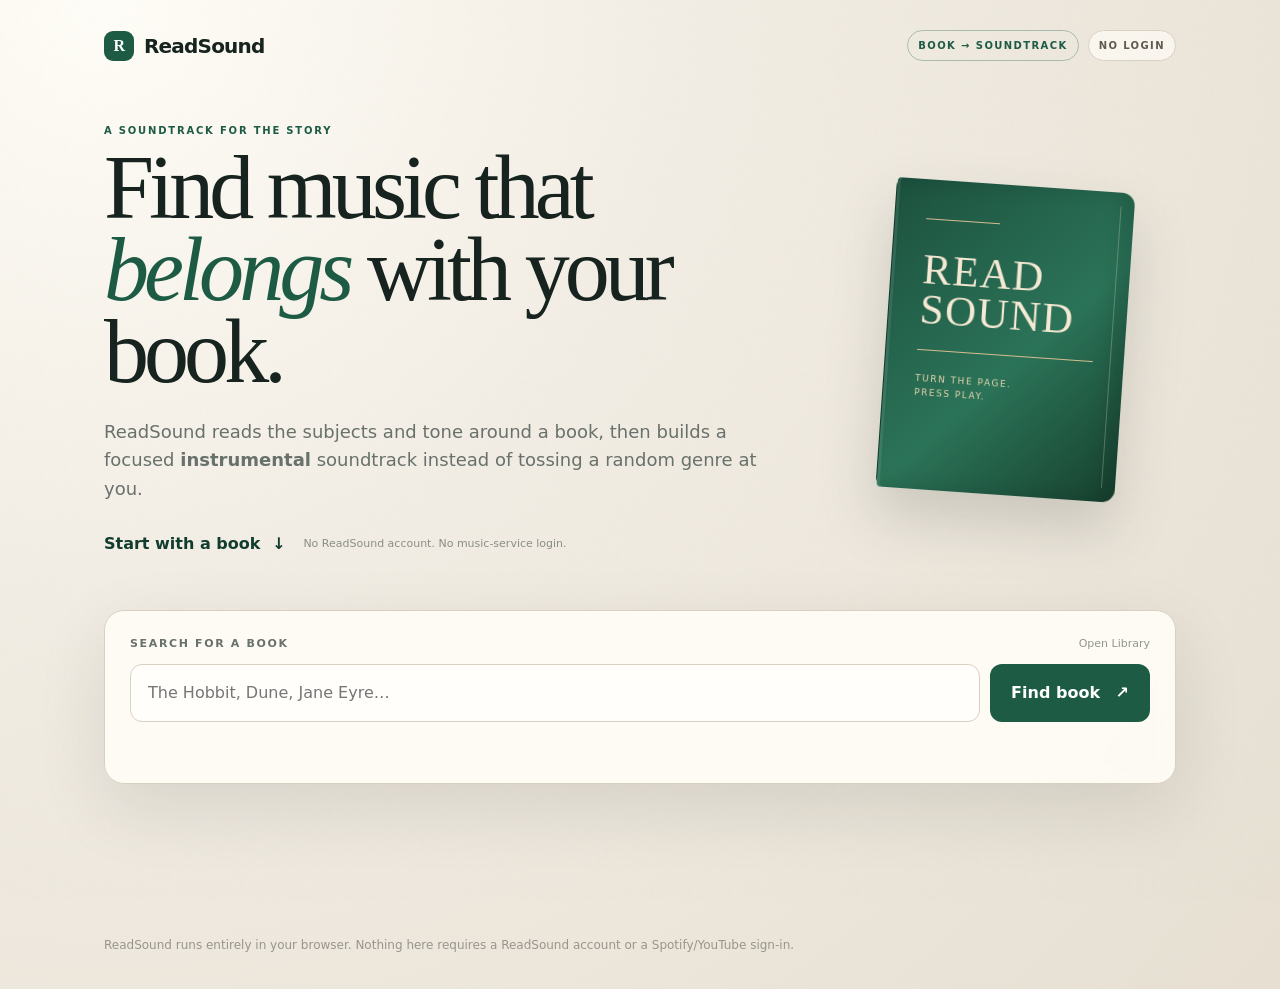
<file: index.html>
<!doctype html>
<html lang="en">
<head>
  <meta charset="utf-8">
  <meta name="viewport" content="width=device-width, initial-scale=1">
  <meta name="description" content="ReadSound creates an instrumental reading soundtrack from a book's themes and opens the matching music on YouTube without requiring a login.">
  <meta name="theme-color" content="#173b2f">
  <title>ReadSound — Your book. Your soundtrack.</title>
  <link rel="stylesheet" href="./styles.css?v=20260906d">
</head>
<body>
  <div class="grain" aria-hidden="true"></div>
  <main class="shell">
    <header class="topbar">
      <a class="brand" href="./" aria-label="ReadSound home"><span class="brand-mark">R</span>ReadSound</a>
      <div class="top-actions"><span class="badge">BOOK → SOUNDTRACK</span><span class="no-login-badge">NO LOGIN</span></div>
    </header>
    <section class="hero">
      <div class="hero-copy"><p class="eyebrow">A soundtrack for the story</p><h1>Find music that<br><em>belongs</em> with your book.</h1><p class="lede">ReadSound reads the subjects and tone around a book, then builds a focused <strong>instrumental</strong> soundtrack instead of tossing a random genre at you.</p><div class="hero-actions"><a class="text-link" href="#search">Start with a book <span>↓</span></a><span class="hero-micro">No ReadSound account. No music-service login.</span></div></div>
      <div class="book-hero" aria-label="Decorative book illustration" role="img"><div class="book-spine"></div><div class="book-cover"><div class="book-cover-line small"></div><div class="book-cover-title">READ<br>SOUND</div><div class="book-cover-line"></div><div class="book-cover-meta">TURN THE PAGE.<br>PRESS PLAY.</div></div></div>
    </section>
    <section id="search" class="search-card"><form id="search-form" autocomplete="off"><div class="search-label-row"><label for="book-search">Search for a book</label><span>Open Library</span></div><div class="search-row"><input id="book-search" name="q" type="search" placeholder="The Hobbit, Dune, Jane Eyre…" required><button type="submit">Find book <span>↗</span></button></div></form><div id="status" class="status" aria-live="polite"></div></section>
    <section id="results" class="results" hidden><div class="section-head"><div><p class="eyebrow">Choose your edition</p><h2>Books</h2></div><span id="result-count" class="muted"></span></div><div id="book-grid" class="book-grid"></div></section>
    <section id="soundtrack" class="soundtrack" hidden>
      <div class="section-head soundtrack-head"><div><p class="eyebrow">Your instrumental reading soundtrack</p><h2 id="selected-title">—</h2><p id="selected-meta" class="muted"></p></div><div class="soundtrack-actions"><button id="rebuild" class="ghost" type="button">Rebuild ↻</button><button id="youtube-export" class="youtube-export" type="button" disabled><span class="youtube-play">▶</span> Open YouTube queue</button></div></div>
      <div class="export-status" id="export-status" aria-live="polite"></div><div class="mood-strip" id="mood-strip"></div>
      <div class="player"><div class="now-art" id="now-art">♪</div><div class="now-info"><span class="now-label">NOW PREVIEWING · INSTRUMENTAL</span><strong id="now-track">Choose a track</strong><span id="now-artist">30-second sample</span></div><div class="player-controls"><button id="prev" class="icon-btn" type="button" aria-label="Previous track">‹</button><button id="play" class="play-btn" type="button" aria-label="Play preview">▶</button><button id="next" class="icon-btn" type="button" aria-label="Next track">›</button></div></div>
      <div class="track-heading"><span>Track</span><span>Why it fits</span><span></span></div><div id="tracks" class="tracks"></div><audio id="audio" preload="none"></audio><div id="playlist-result" class="playlist-result" hidden></div><p class="attribution">Book data and covers: Open Library. Music discovery and 30-second previews: iTunes Search. YouTube matching uses public search and does not require a visitor login.</p>
    </section>
  </main>
  <footer class="footer">ReadSound runs entirely in your browser. Nothing here requires a ReadSound account or a Spotify/YouTube sign-in.</footer>
  <script src="./config.js?v=20260906b"></script>
  <script src="./app.js?v=20260906d" defer></script>
</body>
</html>
</file>
<file: styles.css>
:root{--bg:#eee9df;--paper:#fffdf7;--paper-2:#f6f0e5;--ink:#17231e;--muted:#68716b;--line:#d8d0c2;--accent:#1d5b45;--accent-dark:#123c2e;--gold:#b88249;--shadow:0 24px 70px rgba(24,35,30,.11)}*{box-sizing:border-box}html{scroll-behavior:smooth}body{margin:0;background:radial-gradient(circle at 8% 0,#fffdf7 0,#f2ede4 38%,#e6dfd2 100%);color:var(--ink);font:16px/1.5 Inter,ui-sans-serif,system-ui,-apple-system,BlinkMacSystemFont,"Segoe UI",sans-serif;min-height:100vh}.grain{position:fixed;inset:0;pointer-events:none;opacity:.035;background-image:url("data:image/svg+xml,%3Csvg viewBox='0 0 180 180' xmlns='http://www.w3.org/2000/svg'%3E%3Cfilter id='n'%3E%3CfeTurbulence type='fractalNoise' baseFrequency='.85' numOctaves='3' stitchTiles='stitch'/%3E%3C/filter%3E%3Crect width='100%25' height='100%25' filter='url(%23n)' opacity='.55'/%3E%3C/svg%3E")}.shell{max-width:1120px;margin:auto;padding:26px 24px 90px;position:relative}.topbar{display:flex;justify-content:space-between;align-items:center;padding:4px 0 58px}.brand{display:flex;align-items:center;gap:10px;font-size:20px;font-weight:850;letter-spacing:-.04em;color:var(--ink);text-decoration:none}.brand-mark{display:grid;place-items:center;width:30px;height:30px;border-radius:9px;background:var(--accent);color:#fff;font:700 16px Georgia,serif}.top-actions{display:flex;align-items:center;gap:9px}.badge,.no-login-badge{font-size:10px;font-weight:850;letter-spacing:.14em;border-radius:999px;padding:7px 10px}.badge{color:var(--accent);border:1px solid #a9bbae}.no-login-badge{color:#5f5a50;border:1px solid var(--line);background:rgba(255,253,247,.7)}.hero{display:grid;grid-template-columns:minmax(0,1fr) 340px;gap:55px;align-items:center;margin:4px 0 54px}.eyebrow{margin:0 0 9px;text-transform:uppercase;font-size:10px;letter-spacing:.18em;font-weight:850;color:var(--accent)}h1,h2{font-family:Georgia,serif;letter-spacing:-.055em;margin:0}h1{font-size:clamp(50px,7.2vw,90px);line-height:.91;font-weight:500}h1 em{color:var(--accent);font-style:italic}.lede{max-width:670px;font-size:18px;line-height:1.6;color:var(--muted);margin:25px 0 0}.hero-actions{display:flex;align-items:center;gap:18px;margin-top:28px}.text-link{color:var(--accent-dark);font-weight:850;text-decoration:none}.text-link span{display:inline-block;margin-left:6px}.hero-micro{font-size:11px;color:#8a8d87}.book-hero{height:350px;position:relative;display:flex;align-items:center;justify-content:center;transform:rotate(4deg);filter:drop-shadow(0 28px 28px rgba(28,38,31,.16))}.book-cover{position:relative;width:238px;height:310px;border-radius:4px 13px 13px 4px;background:linear-gradient(135deg,#1c513e,#2b7358 56%,#17412f);color:#f5e9d4;padding:39px 31px;box-shadow:inset -13px 0 20px rgba(0,0,0,.12),inset 3px 0 rgba(255,255,255,.09)}.book-cover:after{content:"";position:absolute;right:13px;top:14px;bottom:14px;width:1px;background:rgba(255,245,224,.25)}.book-spine{position:absolute;width:24px;height:308px;background:#133b2c;transform:translateX(-108px);border-radius:8px 0 0 8px;box-shadow:inset -4px 0 8px rgba(0,0,0,.2)}.book-cover-line{height:1px;background:#d4bd8e;width:100%;margin:21px 0}.book-cover-line.small{width:42%;margin:0 0 30px}.book-cover-title{font:500 43px/.92 Georgia,serif;letter-spacing:.03em}.book-cover-meta{font-size:9px;letter-spacing:.17em;line-height:1.6;color:#e7d5ae}.search-card{background:rgba(255,253,247,.9);backdrop-filter:blur(8px);border:1px solid var(--line);box-shadow:var(--shadow);padding:25px;border-radius:20px;margin-bottom:62px}.search-label-row{display:flex;justify-content:space-between;align-items:center}.search-card label{font-size:11px;text-transform:uppercase;letter-spacing:.15em;font-weight:850;color:var(--muted)}.search-label-row span{font-size:11px;color:#92958e}.search-row{display:flex;gap:10px;margin-top:11px}.search-row input{min-width:0;flex:1;border:1px solid var(--line);background:#fffefa;border-radius:12px;padding:16px 17px;font:inherit;color:var(--ink);outline:none}.search-row input:focus{border-color:#88a998;box-shadow:0 0 0 4px rgba(29,91,69,.08)}button{font:inherit}.search-row button{border:0;background:var(--accent);color:#fff;border-radius:12px;padding:0 21px;font-weight:850;cursor:pointer}.search-row button:hover{background:var(--accent-dark)}.search-row button span{margin-left:10px}.status{min-height:24px;margin-top:12px;color:var(--muted);font-size:14px}.status.error{color:#9b4b32}.section-head{display:flex;justify-content:space-between;align-items:end;gap:22px;margin-bottom:20px}.section-head h2{font-size:40px}.muted{color:var(--muted)}.book-grid{display:grid;grid-template-columns:repeat(4,1fr);gap:17px}.book{background:var(--paper);border:1px solid var(--line);border-radius:16px;overflow:hidden;transition:transform .2s,box-shadow .2s,border-color .2s}.book:hover{transform:translateY(-4px);box-shadow:var(--shadow);border-color:#c2b9a9}.book button{display:block;width:100%;text-align:left;background:none;color:inherit;padding:0;border:0;cursor:pointer}.cover{aspect-ratio:2/3;background:#ded8ca;display:grid;place-items:center;overflow:hidden}.cover img{width:100%;height:100%;object-fit:cover}.cover-fallback{font:600 26px Georgia,serif;color:#6e6b62;text-align:center;padding:20px}.book-info{padding:14px}.book-title{font-weight:850;line-height:1.2}.book-author{font-size:13px;color:var(--muted);margin-top:5px;min-height:20px}.book-year{font-size:11px;color:#89877f;margin-top:10px;text-transform:uppercase;letter-spacing:.1em}.soundtrack{margin-top:72px;padding-top:10px}.soundtrack-head{align-items:center}.soundtrack-actions{display:flex;gap:9px;align-items:center;justify-content:flex-end}.ghost{background:transparent;border:1px solid var(--line);padding:10px 13px;border-radius:10px;color:var(--ink);font-weight:750;cursor:pointer}.ghost:hover{background:var(--paper)}.youtube-export{display:inline-flex;align-items:center;justify-content:center;gap:8px;border:0;border-radius:11px;background:#ff0033;color:#fff;padding:10px 14px;font-weight:850;cursor:pointer;white-space:nowrap}.youtube-play{font-size:11px}.youtube-export:disabled{opacity:.45;cursor:not-allowed}.export-status{min-height:22px;color:var(--muted);font-size:13px;margin:-5px 0 4px}.mood-strip{display:flex;gap:8px;flex-wrap:wrap;margin:16px 0 20px}.mood{font-size:11px;font-weight:750;background:#e3eee8;color:var(--accent);padding:7px 10px;border-radius:999px}.player{display:grid;grid-template-columns:62px minmax(0,1fr) max-content;gap:16px;align-items:center;background:#1c241f;color:#fff;border-radius:18px;padding:14px 16px;margin-bottom:18px;box-shadow:var(--shadow);min-width:0}.now-art{width:62px;height:62px;border-radius:12px;background:#35584a;display:grid;place-items:center;font-size:26px;overflow:hidden;flex:0 0 62px}.now-info{display:flex;min-width:0;flex-direction:column;overflow:hidden}.now-label{font-size:9px;letter-spacing:.15em;color:#aeb7b1;font-weight:850}.now-info strong{font-size:16px;white-space:nowrap;overflow:hidden;text-overflow:ellipsis}.now-info span:last-child{color:#aeb7b1;font-size:13px;white-space:nowrap;overflow:hidden;text-overflow:ellipsis}.player-controls{display:flex;gap:8px;align-items:center;flex:0 0 auto}.icon-btn,.play-btn{border:0;color:#fff;background:#35403a;width:40px;height:40px;min-width:40px;min-height:40px;border-radius:50%;cursor:pointer;display:grid;place-items:center}.play-btn{background:#f4f0e8;color:#1f241f;font-weight:900}.track-heading{display:grid;grid-template-columns:42px minmax(0,1fr) auto;gap:14px;padding:0 4px 9px;color:#97958d;text-transform:uppercase;letter-spacing:.12em;font-size:9px;font-weight:850}.track-heading span:first-child{grid-column:1/3}.track-heading span:nth-child(2){grid-column:3;text-align:right}.tracks{border-top:1px solid var(--line)}.track{display:grid;grid-template-columns:42px minmax(0,1fr) auto;gap:14px;align-items:center;padding:14px 4px;border-bottom:1px solid var(--line);min-width:0}.track.playing{background:rgba(29,91,69,.055)}.track-num{font-size:12px;color:#9a988f;text-align:center}.track-copy{min-width:0}.track-title{font-weight:800;white-space:nowrap;overflow:hidden;text-overflow:ellipsis}.track-artist{color:var(--muted);font-size:13px;white-space:nowrap;overflow:hidden;text-overflow:ellipsis}.track-score{font-size:11px;color:#8b897f;text-align:right;max-width:105px;white-space:nowrap;overflow:hidden;text-overflow:ellipsis}.track-play{border:1px solid var(--line);background:var(--paper);padding:7px 10px;border-radius:9px;font-weight:750;cursor:pointer;white-space:nowrap;min-width:72px;min-height:36px}.playlist-result{margin-top:20px;padding:18px;border:1px solid #b9d3c1;background:#edf7f0;border-radius:14px}.playlist-result strong{display:block}.playlist-result span{display:block;color:var(--muted);font-size:13px;margin-top:4px}.playlist-result a{display:inline-block;margin-top:8px;color:var(--accent-dark);font-weight:850}.playlist-missing{display:flex;flex-direction:column;gap:2px;margin-top:12px;padding-top:10px;border-top:1px solid #cfe1d4}.playlist-missing small{color:var(--muted);font-size:11px}.attribution{font-size:11px;color:#88877e;margin-top:18px}.footer{max-width:1120px;margin:0 auto;padding:0 24px 35px;color:#98958c;font-size:12px}@media(max-width:900px){.hero{grid-template-columns:minmax(0,1fr) 270px;gap:25px}.book-hero{height:300px}.book-cover{width:195px;height:260px}.book-spine{height:258px;transform:translateX(-89px)}.book-cover-title{font-size:35px}}@media(max-width:760px){.hero{grid-template-columns:1fr}.book-hero{height:280px;margin-top:4px}.top-actions .badge{display:none}.book-grid{grid-template-columns:repeat(2,1fr)}.soundtrack-head{align-items:flex-start}.soundtrack-actions{width:100%;justify-content:flex-start;flex-wrap:wrap}.track-heading{display:none}.track{grid-template-columns:35px minmax(0,1fr) auto;gap:10px}.track-score{display:none}}@media(max-width:560px){.shell{padding:18px 15px 60px}.topbar{padding-bottom:38px}.top-actions{gap:6px}.no-login-badge{display:none}.hero{margin-bottom:40px}.hero-actions{align-items:flex-start;flex-direction:column;gap:8px}.search-row{flex-direction:column}.search-row button{padding:14px}.section-head{align-items:flex-start;flex-direction:column}.section-head h2{font-size:34px}.soundtrack-actions{width:100%;align-items:stretch}.soundtrack-actions .ghost,.soundtrack-actions .youtube-export{width:100%}.player{grid-template-columns:52px minmax(0,1fr);gap:12px;padding:12px}.now-art{width:52px;height:52px;min-width:52px}.player-controls{grid-column:2;justify-content:flex-start}.book-grid{gap:11px}h1{font-size:52px}.book-cover{width:185px;height:250px}.book-spine{height:248px;transform:translateX(-85px)}}
</file>
